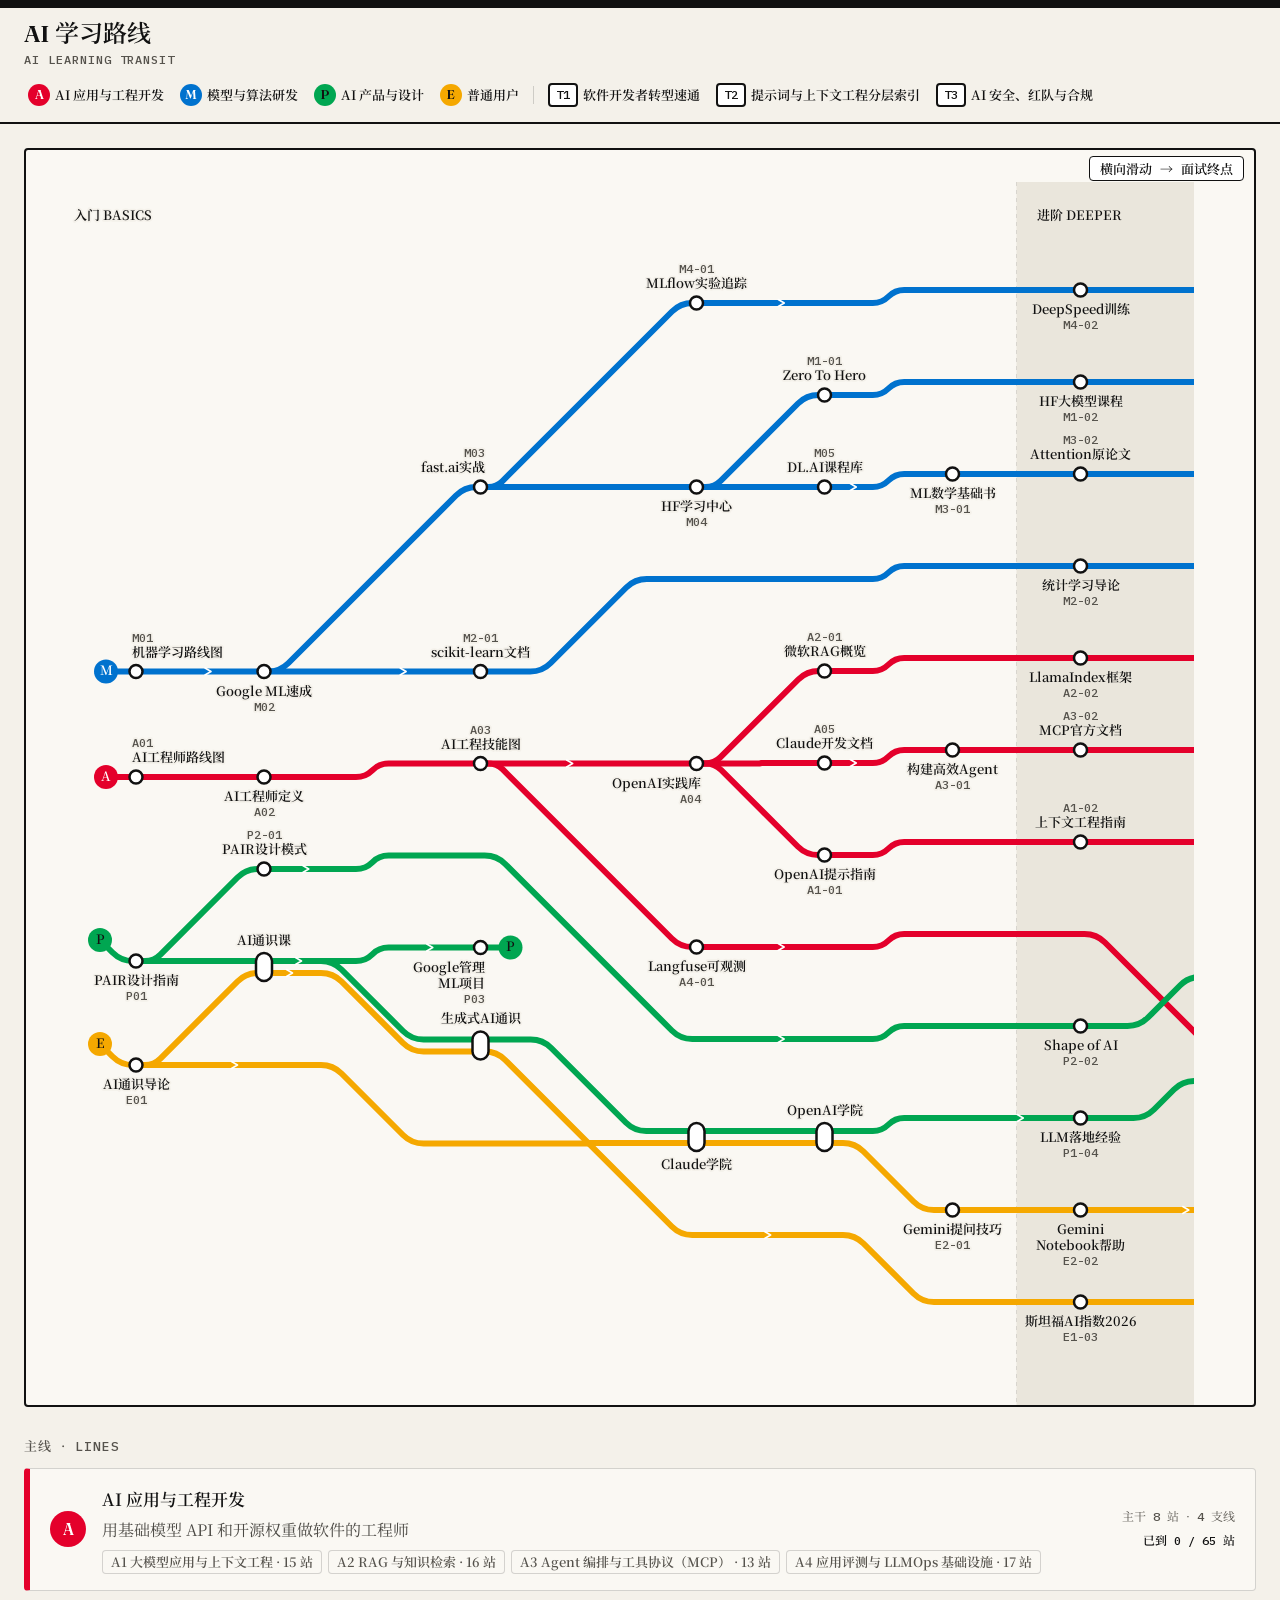
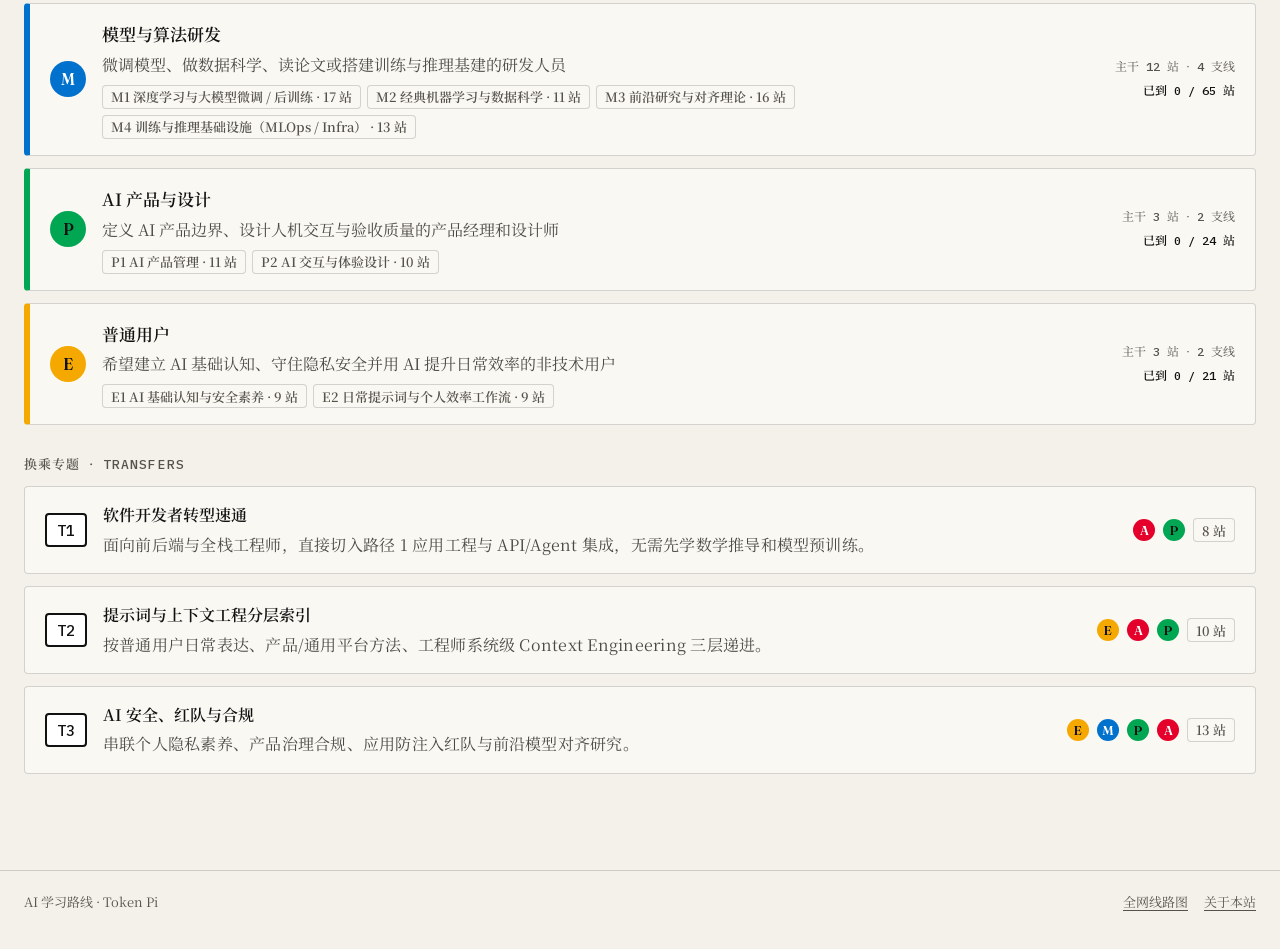
<file: index.html>
<!DOCTYPE html>
<html lang="zh-CN">
<head>
  <meta charset="utf-8">
  <meta name="viewport" content="width=device-width, initial-scale=1">
  <title>AI 学习路线 · 地铁线路图</title>
  <meta name="description" content="这是一个地铁线路图风格的 AI 学习导航，只推荐并外链到经过筛选的权威网站、代码仓库和书籍。">
  <meta property="og:title" content="AI 学习路线">
  <meta property="og:description" content="这是一个地铁线路图风格的 AI 学习导航，只推荐并外链到经过筛选的权威网站、代码仓库和书籍。">
  <meta property="og:url" content="https://token-pi.github.io/ai-roadmap/">
  <meta property="og:type" content="website">
  <meta property="og:locale" content="zh_CN">
  <!-- 预加载首屏最关键的字重（地图站名、标题都用宋体 600）。字体预加载必须走 CORS，file:// 下浏览器会拒绝并报错，所以只在 http(s) 下加 -->
  <script>if(/^https?:$/.test(location.protocol)){var l=document.createElement("link");l.rel="preload";l.as="font";l.type="font/woff2";l.crossOrigin="anonymous";l.href="./shared/fonts/NotoSerifSC-600.woff2";document.head.appendChild(l)}</script>
  <link rel="stylesheet" href="./assets/site.css">
</head>
<body data-page="index">
  <a class="skip-link" href="#main-content">跳到主要内容</a>
  <div class="proto-bar" id="proto-bar"></div>
  <header class="site-header" id="site-header"></header>
  <main id="main-content" class="page-main"></main>
  <footer class="site-footer" id="site-footer"></footer>

  <script src="shared/source.js"></script>
  <script src="shared/data.js"></script>
  <script>if(/[?&]data=test\b/.test(location.search))document.write('<script src="shared/data-test.js"><\/script>')</script>
  <script src="shared/metro-layout.js"></script>
  <script src="./assets/map.js"></script>
  <script src="./assets/app.js"></script>
</body>
</html>
</file>
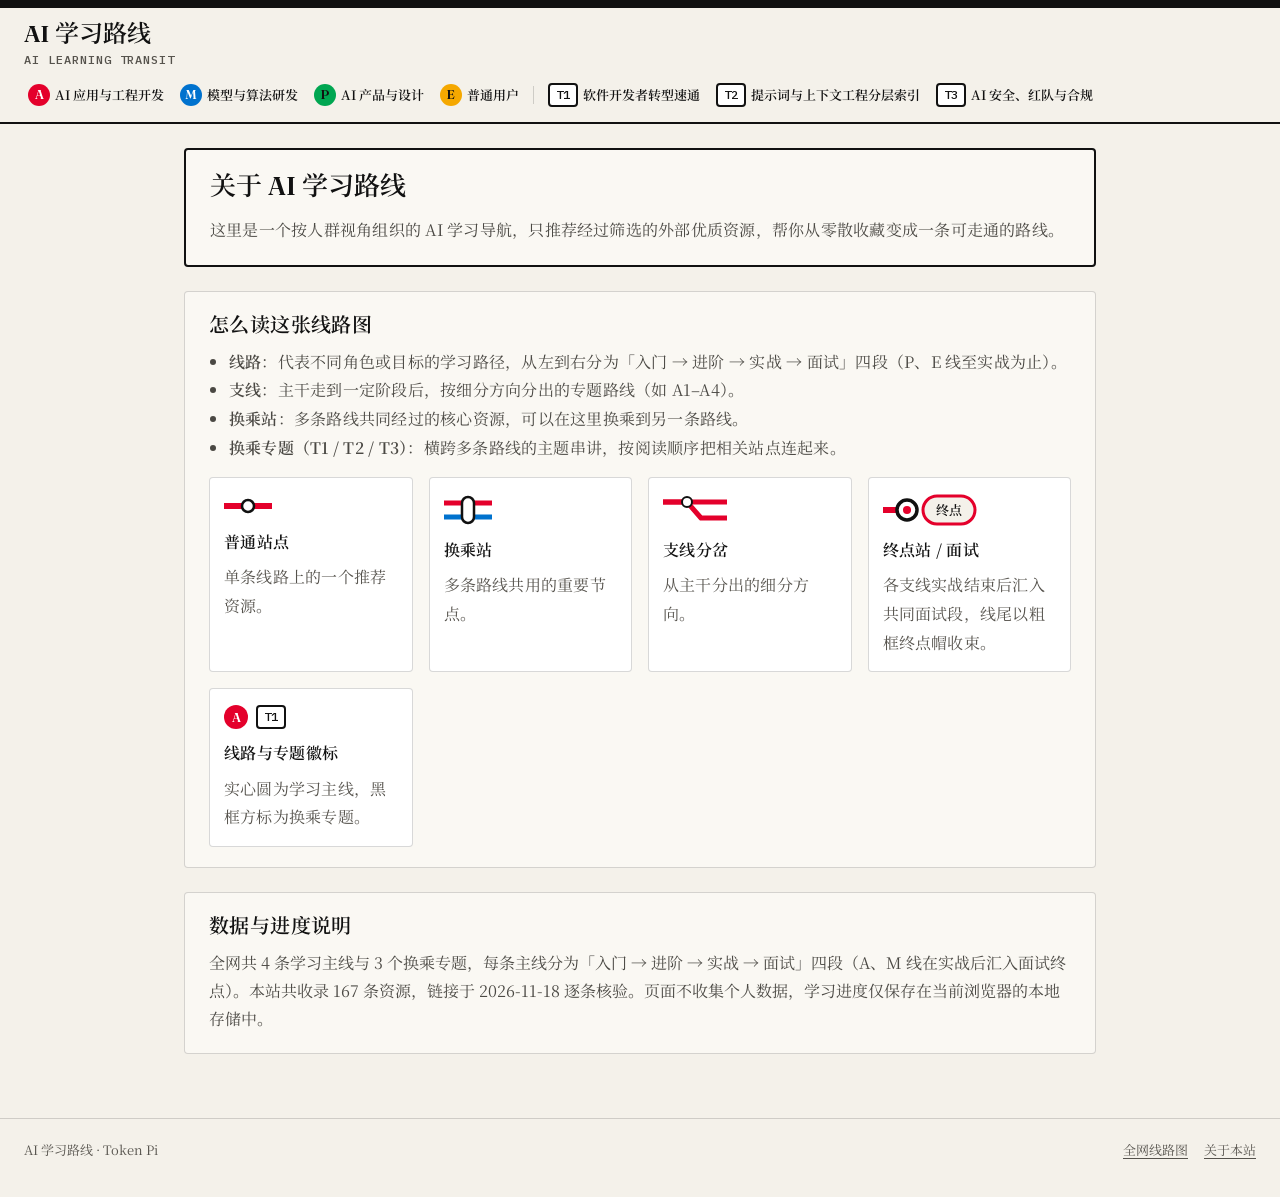
<file: about.html>
<!DOCTYPE html>
<html lang="zh-CN">
<head>
  <meta charset="utf-8">
  <meta name="viewport" content="width=device-width, initial-scale=1">
  <title>关于 · AI 学习路线</title>
  <meta name="description" content="这是一个地铁线路图风格的 AI 学习导航，只推荐并外链到经过筛选的权威网站、代码仓库和书籍。">
  <meta property="og:title" content="关于 · AI 学习路线">
  <meta property="og:description" content="这是一个地铁线路图风格的 AI 学习导航，只推荐并外链到经过筛选的权威网站、代码仓库和书籍。">
  <meta property="og:url" content="https://token-pi.github.io/ai-roadmap/about.html">
  <meta property="og:type" content="website">
  <meta property="og:locale" content="zh_CN">
  <link rel="stylesheet" href="./assets/site.css">
</head>
<body data-page="about">
  <a class="skip-link" href="#main-content">跳到主要内容</a>
  <div class="proto-bar" id="proto-bar"></div>
  <header class="site-header" id="site-header"></header>
  <main id="main-content" class="page-main page-main--narrow"></main>
  <footer class="site-footer" id="site-footer"></footer>

  <script src="shared/source.js"></script>
  <script src="shared/data.js"></script>
  <script>if(/[?&]data=test\b/.test(location.search))document.write('<script src="shared/data-test.js"><\/script>')</script>
  <script src="shared/metro-layout.js"></script>
  <script src="./assets/map.js"></script>
  <script src="./assets/app.js"></script>
</body>
</html>
</file>
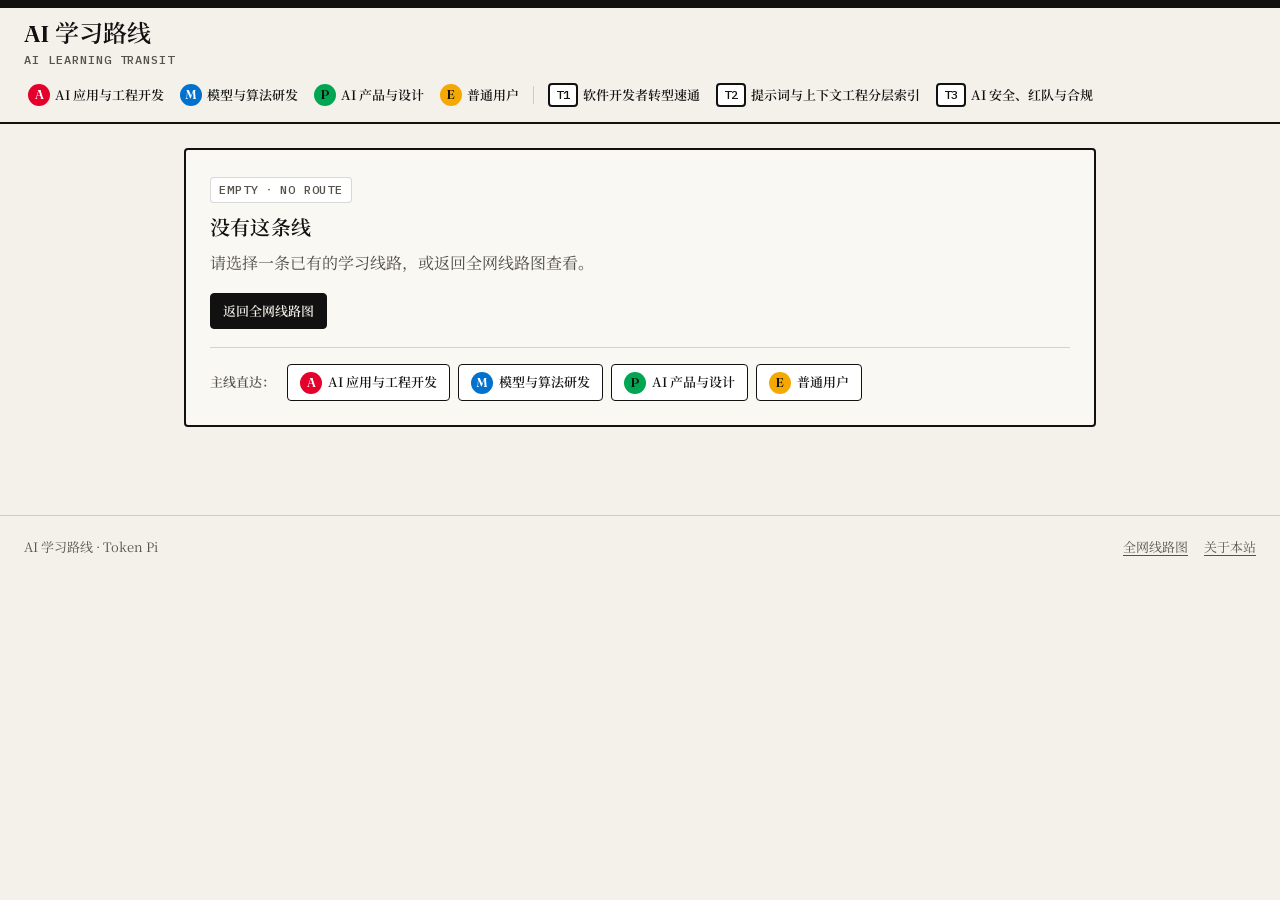
<file: line.html>
<!DOCTYPE html>
<html lang="zh-CN">
<head>
  <meta charset="utf-8">
  <meta name="viewport" content="width=device-width, initial-scale=1">
  <title>线路详情 · AI 学习路线</title>
  <meta name="description" content="这是一个地铁线路图风格的 AI 学习导航，只推荐并外链到经过筛选的权威网站、代码仓库和书籍。">
  <meta property="og:title" content="线路详情 · AI 学习路线">
  <meta property="og:description" content="这是一个地铁线路图风格的 AI 学习导航，只推荐并外链到经过筛选的权威网站、代码仓库和书籍。">
  <meta property="og:url" content="https://token-pi.github.io/ai-roadmap/line.html">
  <meta property="og:type" content="website">
  <meta property="og:locale" content="zh_CN">
  <link rel="stylesheet" href="./assets/site.css">
</head>
<body data-page="line">
  <a class="skip-link" href="#main-content">跳到主要内容</a>
  <div class="proto-bar" id="proto-bar"></div>
  <header class="site-header" id="site-header"></header>
  <main id="main-content" class="page-main page-main--narrow"></main>
  <footer class="site-footer" id="site-footer"></footer>

  <script src="shared/source.js"></script>
  <script src="shared/data.js"></script>
  <script>if(/[?&]data=test\b/.test(location.search))document.write('<script src="shared/data-test.js"><\/script>')</script>
  <script src="shared/metro-layout.js"></script>
  <script src="./assets/map.js"></script>
  <script src="./assets/app.js"></script>
</body>
</html>
</file>
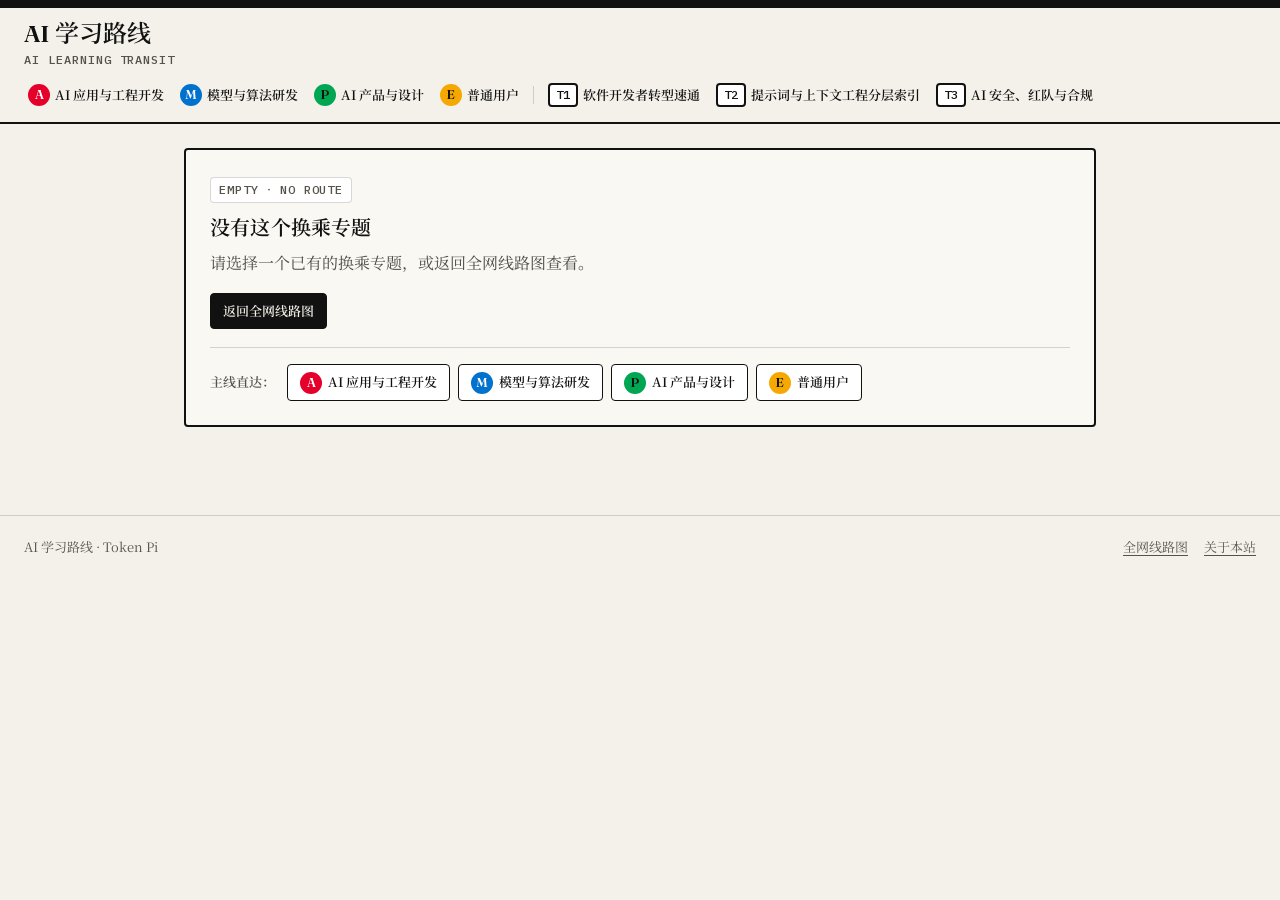
<file: transfer.html>
<!DOCTYPE html>
<html lang="zh-CN">
<head>
  <meta charset="utf-8">
  <meta name="viewport" content="width=device-width, initial-scale=1">
  <title>换乘专题 · AI 学习路线</title>
  <meta name="description" content="这是一个地铁线路图风格的 AI 学习导航，只推荐并外链到经过筛选的权威网站、代码仓库和书籍。">
  <meta property="og:title" content="换乘专题 · AI 学习路线">
  <meta property="og:description" content="这是一个地铁线路图风格的 AI 学习导航，只推荐并外链到经过筛选的权威网站、代码仓库和书籍。">
  <meta property="og:url" content="https://token-pi.github.io/ai-roadmap/transfer.html">
  <meta property="og:type" content="website">
  <meta property="og:locale" content="zh_CN">
  <link rel="stylesheet" href="./assets/site.css">
</head>
<body data-page="transfer">
  <a class="skip-link" href="#main-content">跳到主要内容</a>
  <div class="proto-bar" id="proto-bar"></div>
  <header class="site-header" id="site-header"></header>
  <main id="main-content" class="page-main page-main--narrow"></main>
  <footer class="site-footer" id="site-footer"></footer>

  <script src="shared/source.js"></script>
  <script src="shared/data.js"></script>
  <script>if(/[?&]data=test\b/.test(location.search))document.write('<script src="shared/data-test.js"><\/script>')</script>
  <script src="shared/metro-layout.js"></script>
  <script src="./assets/map.js"></script>
  <script src="./assets/app.js"></script>
</body>
</html>
</file>
<file: assets/site.css>
/* ==========================================================================
   AI 学习路线 · 方向 A：地铁线路图 (v3)
   ========================================================================== */

/* 全站字体：F1 铅印宋。字体文件由 tools/build_fonts.py 按全站实际用字子集化，来源与授权见 shared/fonts/README.md。
   中文只有两档：400 正文、600 标题/站名；不允许伪粗（font-synthesis: none），原先 700/800/900 的地方都用 600。 */
@font-face {
  font-family: "ALP Serif SC";
  src: url("../shared/fonts/NotoSerifSC-400.woff2") format("woff2");
  font-weight: 400;
  font-style: normal;
  font-display: swap;
}

@font-face {
  font-family: "ALP Serif SC";
  src: url("../shared/fonts/NotoSerifSC-600.woff2") format("woff2");
  font-weight: 500 900;
  font-style: normal;
  font-display: swap;
}

/* 标题拉丁：Fraunces 固定 opsz 72 / wght 600 的静态字重；中文与标点落到宋体 */
@font-face {
  font-family: "ALP Fraunces";
  src: url("../shared/fonts/Fraunces-600-opsz72.woff2") format("woff2");
  font-weight: 400 900;
  font-style: normal;
  font-display: swap;
  unicode-range: U+0020-007E;
}

@font-face {
  font-family: "ALP Mono";
  src: url("../shared/fonts/IBMPlexMono-500.woff2") format("woff2");
  font-weight: 400 900;
  font-style: normal;
  font-display: swap;
  unicode-range: U+0020-007E;
}

:root {
  --bg: #F4F1EA;
  --surface: #FAF8F3;
  --surface-strong: #FFFFFF;
  --band: #EAE6DC;
  --ink: #111111;
  --ink-muted: #4A4843;
  --ink-subtle: #55524C;
  --rule: rgba(17, 17, 17, 0.16);
  --rule-strong: #111111;

  --font-sans: "ALP Serif SC", "Noto Serif CJK SC", "Source Han Serif SC", "Songti SC", "STSong", "SimSun", serif;
  --font-display: "ALP Fraunces", "ALP Serif SC", "Noto Serif CJK SC", "Source Han Serif SC", "Songti SC", "STSong", "SimSun", serif;
  --font-mono: "ALP Mono", ui-monospace, SFMono-Regular, Menlo, Consolas, "ALP Serif SC", monospace;

  --radius-sm: 4px;
  --radius-md: 6px;
  --focus-ring: 3px solid #111111;
}

*,
*::before,
*::after {
  box-sizing: border-box;
}

html {
  background: var(--bg);
  color: var(--ink);
  font-family: var(--font-sans);
  font-size: 16px;
  line-height: 1.7;
  -webkit-font-smoothing: antialiased;
  text-rendering: optimizeLegibility;
}

body {
  margin: 0;
  min-height: 100vh;
  background: var(--bg);
  color: var(--ink);
  overflow-x: hidden;
}

h1, h2, h3, h4 {
  text-wrap: balance;
  margin: 0;
  line-height: 1.3;
}

p {
  margin: 0;
}

a {
  color: inherit;
}

button {
  font-family: inherit;
  color: inherit;
  cursor: pointer;
}

:focus-visible {
  outline: var(--focus-ring);
  outline-offset: 2px;
}

/* Skip link */
.skip-link {
  position: absolute;
  left: -9999px;
  top: 0;
  background: var(--ink);
  color: var(--bg);
  padding: 8px 14px;
  font-size: 14px;
  font-weight: 600;
  z-index: 1000;
  text-decoration: none;
}

.skip-link:focus {
  left: 12px;
  top: 12px;
}

/* Top prototype / test bar */
.proto-bar {
  background: var(--ink);
  color: var(--bg);
  font-family: var(--font-mono);
  font-size: 12px;
  line-height: 1.4;
  letter-spacing: 0.02em;
  padding: 7px 24px;
  display: flex;
  flex-wrap: wrap;
  align-items: center;
  justify-content: space-between;
  gap: 8px 16px;
}

.proto-bar__note {
  font-size: 16px;
  line-height: 1.75;
}

.proto-bar__links {
  display: flex;
  align-items: center;
  gap: 16px;
}

.proto-bar a {
  color: var(--bg);
  text-decoration: underline;
  text-underline-offset: 3px;
}

.proto-bar a:hover {
  opacity: 0.8;
}

/* Site Header: Station Signboard */
.site-header {
  border-top: 8px solid var(--ink);
  border-bottom: 2px solid var(--ink);
  background: var(--bg);
}

.site-header__inner {
  max-width: 1360px;
  margin: 0 auto;
  padding: 12px 24px;
  display: flex;
  flex-wrap: wrap;
  align-items: center;
  justify-content: space-between;
  gap: 10px 16px;
}

.brand {
  display: flex;
  flex-direction: column;
  gap: 2px;
  text-decoration: none;
  flex-shrink: 0;
}

.brand__title {
  font-family: var(--font-display);
  font-weight: 600;
  font-size: 24px;
  letter-spacing: -0.02em;
  line-height: 1.15;
}

.brand__sub {
  font-family: var(--font-mono);
  font-size: 12px;
  font-weight: 600;
  letter-spacing: 0.08em;
  color: var(--ink-subtle);
}

.header-legend {
  display: flex;
  flex-wrap: wrap;
  align-items: center;
  gap: 6px 10px;
  min-width: 0;
}

.legend-group {
  display: flex;
  flex-wrap: wrap;
  align-items: center;
  gap: 4px 8px;
}

.legend-sep {
  width: 1px;
  height: 18px;
  background: var(--rule);
}

.legend-item {
  display: inline-flex;
  align-items: center;
  gap: 5px;
  text-decoration: none;
  font-size: 13px;
  font-weight: 600;
  white-space: nowrap;
  padding: 3px 4px;
  border-radius: var(--radius-sm);
  transition: background-color 150ms ease;
}

.legend-item:hover {
  background: rgba(17, 17, 17, 0.06);
}

/* Badges */
.line-badge {
  display: inline-flex;
  align-items: center;
  justify-content: center;
  min-width: 24px;
  height: 24px;
  padding: 0 6px;
  border-radius: 999px;
  font-family: var(--font-display);
  font-size: 13px;
  font-weight: 600;
  line-height: 1;
  flex-shrink: 0;
}

.line-badge--lg {
  min-width: 36px;
  height: 36px;
  padding: 0 10px;
  font-size: 16px;
}

.line-badge--sm {
  min-width: 22px;
  height: 22px;
  padding: 0 5px;
  font-size: 13px;
}

.transfer-badge {
  display: inline-flex;
  align-items: center;
  justify-content: center;
  min-width: 26px;
  height: 24px;
  padding: 0 6px;
  border: 2px solid var(--ink);
  border-radius: var(--radius-sm);
  background: var(--surface-strong);
  color: var(--ink);
  font-family: var(--font-mono);
  font-size: 12px;
  font-weight: 600;
  line-height: 1;
  flex-shrink: 0;
}

.transfer-badge--lg {
  min-width: 38px;
  height: 34px;
  padding: 0 10px;
  font-size: 15px;
}

/* Main container */
.page-main {
  max-width: 1360px;
  margin: 0 auto;
  padding: 24px 24px 64px;
}

body[data-page="index"] .page-main {
  max-width: 1440px;
}

.page-main--narrow {
  max-width: 960px;
}

/* Common tags */
.tag {
  display: inline-flex;
  align-items: center;
  min-height: 24px;
  padding: 3px 8px;
  border: 1px solid var(--rule);
  border-radius: var(--radius-sm);
  background: var(--surface);
  color: var(--ink-subtle);
  font-size: 13px;
  font-weight: 600;
  line-height: 1.2;
  white-space: nowrap;
}

.tag--mono {
  font-family: var(--font-mono);
  white-space: normal;
  overflow-wrap: anywhere;
}

.tag--ink {
  background: var(--ink);
  color: var(--bg);
  border-color: var(--ink);
}

.tag--era {
  white-space: normal;
  overflow-wrap: anywhere;
}

/* ==========================================================================
   Map Container & SVG (Desktop)
   ========================================================================== */

.map-section {
  position: relative;
  margin-bottom: 32px;
}

.map-frame {
  position: relative;
  background: var(--surface);
  border: 2px solid var(--ink);
  border-radius: var(--radius-sm);
  overflow: hidden;
}

.map-scroll {
  position: relative;
  padding: 32px 28px 0;
  overflow-x: auto;
  overflow-y: hidden;
  -webkit-overflow-scrolling: touch;
  scroll-snap-type: x proximity;
}

.map-snap-layer {
  position: absolute;
  top: 0;
  left: 0;
  width: 1px;
  height: 1px;
  pointer-events: none;
}

.map-snap-point {
  position: absolute;
  top: 0;
  width: 1px;
  height: 1px;
  scroll-snap-align: start;
  pointer-events: none;
}

.map-scroll-hint {
  position: absolute;
  top: 6px;
  right: 10px;
  padding: 2px 10px;
  background: var(--surface-strong);
  border: 1px solid var(--rule-strong);
  border-radius: var(--radius-sm);
  font-family: var(--font-mono);
  font-size: 13px;
  font-weight: 600;
  color: var(--ink);
  pointer-events: none;
  z-index: 5;
}

button.map-scroll-hint {
  pointer-events: auto;
  cursor: pointer;
}

button.map-scroll-hint:hover {
  background: var(--band);
  border-color: var(--ink);
}

.map-scroll-hint[hidden] {
  display: none;
}

svg.metro-map {
  display: block;
  height: auto;
  user-select: none;
}

/* SVG interactive elements: NO CSS transform on labels! */
.ml-track {
  transition: opacity 150ms ease;
  cursor: pointer;
}

.ml-badge {
  transition: opacity 150ms ease;
  cursor: pointer;
}

.ml-cap:focus {
  outline: none;
}

.ml-cap:focus-visible rect {
  stroke: #111111;
  stroke-width: 2.5;
}

.ml-more {
  cursor: pointer;
}

.ml-more:focus {
  outline: none;
}

.ml-more:focus-visible rect {
  stroke: #111111;
  stroke-width: 2;
}

.ml-station {
  cursor: pointer;
}

.ml-station:focus {
  outline: none;
}

.ml-station:focus-visible .ml-marker {
  stroke-width: 4;
}

.ml-marker {
  transition: opacity 150ms ease, fill 150ms ease;
}

.ml-label {
  transition: opacity 150ms ease;
  pointer-events: none;
}

.ml-arrow {
  transition: opacity 150ms ease;
  pointer-events: none;
}

.ml-divider,
.ml-zone-label {
  pointer-events: none;
}

/* Map Popover Card */
.station-popover {
  position: fixed;
  z-index: 500;
  width: min(320px, calc(100vw - 24px));
  background: var(--surface-strong);
  border: 2px solid var(--ink);
  border-radius: var(--radius-sm);
  padding: 14px 16px;
}

.station-popover[hidden] {
  display: none;
}

.station-popover__head {
  display: flex;
  align-items: flex-start;
  justify-content: space-between;
  gap: 12px;
  margin-bottom: 8px;
}

.station-popover__short {
  font-size: 13px;
  font-weight: 600;
  color: var(--ink-subtle);
}

.station-popover__close {
  border: 1px solid var(--rule);
  background: var(--surface);
  width: 28px;
  height: 28px;
  border-radius: var(--radius-sm);
  font-size: 16px;
  line-height: 1;
  display: inline-flex;
  align-items: center;
  justify-content: center;
  flex-shrink: 0;
}

.station-popover__close:hover {
  background: var(--ink);
  color: var(--bg);
}

.station-popover__title {
  font-size: 16px;
  font-weight: 600;
  line-height: 1.4;
  margin-bottom: 8px;
  overflow-wrap: anywhere;
}

.station-popover__tags {
  display: flex;
  flex-wrap: wrap;
  gap: 6px;
  margin-bottom: 10px;
}

.station-popover__note {
  font-size: 15px;
  line-height: 1.75;
  color: var(--ink-muted);
  margin-bottom: 12px;
}

.station-popover__ext {
  display: inline-flex;
  align-items: center;
  gap: 6px;
  padding: 6px 12px;
  background: var(--ink);
  color: var(--bg);
  text-decoration: none;
  border-radius: var(--radius-sm);
  font-size: 13px;
  font-weight: 600;
  margin-bottom: 12px;
  max-width: 100%;
  overflow-wrap: anywhere;
}

.station-popover__ext:hover {
  opacity: 0.88;
}

.station-popover__meta {
  border-top: 1px solid var(--rule);
  padding-top: 10px;
  display: flex;
  flex-direction: column;
  gap: 8px;
  font-size: 12px;
}

.station-popover__row {
  display: flex;
  flex-wrap: wrap;
  align-items: center;
  gap: 6px;
}

.station-popover__label {
  color: var(--ink-subtle);
  font-weight: 600;
}

.station-popover__link {
  display: inline-flex;
  align-items: center;
  gap: 4px;
  text-decoration: none;
  padding: 2px 6px;
  border-radius: var(--radius-sm);
  border: 1px solid var(--rule);
  background: var(--surface);
  font-weight: 600;
}

.station-popover__link:hover {
  border-color: var(--ink);
}

/* ==========================================================================
   Index Strips (Lines & Transfers)
   ========================================================================== */

.section-heading {
  font-size: 13px;
  font-family: var(--font-mono);
  font-weight: 600;
  letter-spacing: 0.08em;
  color: var(--ink-subtle);
  text-transform: uppercase;
  margin: 0 0 12px;
}

.strips-grid {
  display: grid;
  grid-template-columns: 1fr;
  gap: 12px;
  margin-bottom: 32px;
}

.line-strip {
  display: grid;
  grid-template-columns: auto 1fr auto;
  align-items: center;
  gap: 16px;
  padding: 16px 20px;
  background: var(--surface);
  border: 1px solid var(--rule);
  border-left-width: 6px;
  border-radius: var(--radius-sm);
  text-decoration: none;
  transition: border-color 150ms ease, background-color 150ms ease;
}

.line-strip:hover {
  border-color: var(--ink);
  background: var(--surface-strong);
}

.line-strip__main {
  min-width: 0;
}

.line-strip__title {
  font-size: 17px;
  font-weight: 600;
  margin-bottom: 2px;
}

.line-strip__audience {
  font-size: 16px;
  color: var(--ink-muted);
  line-height: 1.75;
}

.line-strip__branches {
  margin-top: 6px;
  display: flex;
  flex-wrap: wrap;
  gap: 6px;
  font-size: 12px;
  color: var(--ink-subtle);
}

.line-strip__aside {
  display: flex;
  flex-direction: column;
  align-items: flex-end;
  gap: 4px;
  font-family: var(--font-mono);
  font-size: 12px;
  color: var(--ink-subtle);
  white-space: nowrap;
}

.line-strip__progress {
  font-weight: 600;
  color: var(--ink);
}

.transfer-strip {
  display: grid;
  grid-template-columns: auto 1fr auto;
  align-items: center;
  gap: 16px;
  padding: 14px 20px;
  background: var(--surface);
  border: 1px solid var(--rule);
  border-radius: var(--radius-sm);
  text-decoration: none;
  transition: border-color 150ms ease, background-color 150ms ease;
}

.transfer-strip:hover {
  border-color: var(--ink);
  background: var(--surface-strong);
}

.transfer-strip__main {
  min-width: 0;
}

.transfer-strip__title {
  font-size: 16px;
  font-weight: 600;
  margin-bottom: 2px;
}

.transfer-strip__summary {
  font-size: 16px;
  color: var(--ink-muted);
  line-height: 1.75;
}

.transfer-strip__aside {
  display: flex;
  align-items: center;
  gap: 8px;
  flex-wrap: wrap;
  justify-content: flex-end;
}

/* ==========================================================================
   Mobile Vertical Metro View (< 768px)
   ========================================================================== */

.mobile-lines {
  display: none;
  flex-direction: column;
  gap: 20px;
  margin-bottom: 32px;
}

.m-line-card {
  background: var(--surface);
  border: 1px solid var(--rule);
  border-radius: var(--radius-sm);
  padding: 16px;
  display: flex;
  gap: 14px;
}

.m-line-card__bar {
  width: 8px;
  border-radius: 4px;
  flex-shrink: 0;
}

.m-line-card__body {
  flex: 1;
  min-width: 0;
}

.m-line-card__head {
  display: flex;
  align-items: center;
  justify-content: space-between;
  gap: 8px 10px;
  flex-wrap: wrap;
  margin-bottom: 6px;
}

.m-line-card__id {
  display: flex;
  align-items: center;
  gap: 10px;
  min-width: 0;
}

.m-line-card__title {
  font-size: 17px;
  font-weight: 600;
}

.m-line-card__stat {
  font-family: var(--font-mono);
  font-size: 12px;
  font-weight: 600;
  color: var(--ink-subtle);
  white-space: nowrap;
}

.m-line-card__audience {
  font-size: 15px;
  line-height: 1.75;
  color: var(--ink-muted);
  margin-bottom: 12px;
}

.m-stage-label {
  display: inline-block;
  background: var(--ink);
  color: var(--bg);
  font-family: var(--font-mono);
  font-size: 12px;
  font-weight: 600;
  padding: 2px 8px;
  border-radius: var(--radius-sm);
  margin: 10px 0 6px;
}

.m-stage-label--terminal {
  background: var(--bg);
  color: var(--ink);
  border: 2px solid var(--ink);
}

.m-stop-list {
  list-style: none;
  margin: 0;
  padding: 0;
}

.m-stop {
  display: flex;
  align-items: center;
  justify-content: space-between;
  gap: 8px;
  padding: 6px 0;
  border-bottom: 1px solid rgba(17, 17, 17, 0.08);
}

.m-stop:last-child {
  border-bottom: none;
}

.m-stop__left {
  display: flex;
  align-items: center;
  gap: 8px;
  min-width: 0;
}

.m-stop__dot {
  width: 12px;
  height: 12px;
  border-radius: 50%;
  border: 2.5px solid var(--ink);
  background: var(--surface-strong);
  flex-shrink: 0;
}

.m-stop__dot--interchange {
  width: 12px;
  height: 20px;
  border-radius: 6px;
}

.m-stop__dot--terminal {
  width: 16px;
  height: 16px;
  border-width: 3px;
  position: relative;
}

.m-stop__dot--terminal::after {
  content: "";
  position: absolute;
  inset: 3px;
  border-radius: 50%;
  background: var(--dot-color, var(--ink));
}

.m-stop__code {
  font-family: var(--font-mono);
  font-size: 12px;
  color: var(--ink-subtle);
  flex-shrink: 0;
}

.m-stop__name {
  font-size: 14px;
  font-weight: 600;
  overflow-wrap: anywhere;
  text-decoration: none;
}

.m-stop__name:hover {
  text-decoration: underline;
  text-underline-offset: 3px;
}

.m-stop__others {
  display: flex;
  gap: 4px;
  flex-shrink: 0;
}

.m-branch-group {
  margin: 6px 0 10px 10px;
  padding-left: 12px;
  border-left: 2px dashed var(--rule-strong);
}

.m-branch-toggle {
  width: 100%;
  background: var(--surface-strong);
  border: 1px solid var(--rule-strong);
  border-radius: var(--radius-sm);
  padding: 7px 10px;
  font-size: 13px;
  font-weight: 600;
  text-align: left;
  display: flex;
  align-items: center;
  justify-content: space-between;
  gap: 10px;
}

.m-branch-toggle__left {
  display: flex;
  align-items: baseline;
  gap: 8px;
  min-width: 0;
}

.m-branch-toggle__code {
  font-family: var(--font-mono);
  font-size: 12px;
  font-weight: 600;
  padding: 1px 6px;
  border-radius: var(--radius-sm);
  background: var(--bg);
  border: 1px solid var(--rule-strong);
  color: var(--ink);
  flex-shrink: 0;
}

.m-branch-toggle__name {
  line-height: 1.45;
  color: var(--ink);
}

.m-branch-toggle__right {
  display: inline-flex;
  align-items: center;
  gap: 6px;
  flex-shrink: 0;
}

.m-branch-toggle__count {
  font-family: var(--font-mono);
  font-size: 12px;
  font-weight: 600;
  color: var(--ink-subtle);
  white-space: nowrap;
}

.m-branch-toggle__arrow {
  font-size: 13px;
  color: var(--ink-subtle);
}

.m-stop--more {
  border-bottom: none;
  padding-top: 8px;
}

.m-branch-more {
  font-family: var(--font-mono);
  font-size: 12px;
  font-weight: 600;
  color: var(--ink);
  text-decoration: underline;
  text-underline-offset: 3px;
}

.m-line-card__cta {
  display: inline-flex;
  align-items: center;
  gap: 6px;
  margin-top: 14px;
  padding: 7px 14px;
  background: var(--ink);
  color: var(--bg);
  text-decoration: none;
  font-size: 13px;
  font-weight: 600;
  border-radius: var(--radius-sm);
}

/* ==========================================================================
   Line Page & Transfer Page
   ========================================================================== */

.platform-hero {
  background: var(--surface);
  border: 2px solid var(--ink);
  border-radius: var(--radius-sm);
  padding: 20px 24px;
  margin-bottom: 24px;
}

.platform-hero__top {
  display: flex;
  flex-wrap: wrap;
  align-items: flex-start;
  justify-content: space-between;
  gap: 16px;
}

.platform-hero__id {
  display: flex;
  align-items: flex-start;
  gap: 14px;
  min-width: 0;
}

.platform-hero__title {
  font-size: 26px;
  font-weight: 600;
  letter-spacing: -0.01em;
}

.platform-hero__en {
  font-family: var(--font-mono);
  font-size: 12px;
  color: var(--ink-subtle);
  letter-spacing: 0.06em;
  margin-top: 2px;
}

.platform-hero__desc {
  margin-top: 12px;
  font-size: 16px;
  color: var(--ink-muted);
  line-height: 1.75;
}

.progress-pill {
  display: inline-flex;
  align-items: center;
  gap: 8px;
  padding: 7px 12px;
  background: var(--surface-strong);
  border: 2px solid var(--ink);
  border-radius: var(--radius-sm);
  font-family: var(--font-mono);
  font-size: 12px;
  font-weight: 600;
  text-decoration: none;
  max-width: 100%;
  overflow-wrap: anywhere;
}

.progress-pill:hover {
  background: var(--ink);
  color: var(--bg);
}

/* Branch tabs */
.branch-tabs {
  display: flex;
  flex-wrap: wrap;
  gap: 8px;
  margin-top: 16px;
  padding-top: 16px;
  border-top: 1px solid var(--rule);
}

.branch-tab {
  display: inline-flex;
  align-items: center;
  gap: 6px;
  padding: 7px 12px;
  background: var(--surface-strong);
  border: 1.5px solid var(--rule);
  border-radius: var(--radius-sm);
  font-size: 13px;
  font-weight: 600;
}

.branch-tab:hover {
  border-color: var(--ink);
}

.branch-tab[aria-selected="true"] {
  background: var(--ink);
  color: var(--bg);
  border-color: var(--ink);
}

/* Mini map (Desktop >= 1080) */
.mini-map-wrap {
  margin-bottom: 24px;
}

/* Vertical Spine Route */
.spine-route {
  position: relative;
  display: flex;
  flex-direction: column;
  gap: 0;
}

.spine-route--tail {
  margin-top: 18px;
  padding-top: 8px;
  border-top: 2px solid var(--ink);
}

.spine-stage-block {
  position: relative;
  padding-left: 36px;
}

.spine-stage-header {
  display: flex;
  align-items: center;
  gap: 12px;
  margin: 20px 0 12px -36px;
}

.spine-stage-plaque {
  display: inline-flex;
  align-items: center;
  gap: 8px;
  background: var(--ink);
  color: var(--bg);
  padding: 4px 12px;
  border-radius: var(--radius-sm);
  font-size: 13px;
  font-weight: 600;
}

.spine-stage-plaque__en {
  font-family: var(--font-mono);
  font-size: 12px;
  color: var(--bg);
}

.spine-stage-plaque--terminal {
  background: var(--bg);
  color: var(--ink);
  border: 3px solid var(--ink);
}

.spine-stage-plaque--terminal .spine-stage-plaque__en {
  color: var(--ink-subtle);
}

.spine-dir-arrow {
  position: relative;
  margin: 4px 0 4px -26px;
  width: 24px;
  height: 24px;
  display: flex;
  align-items: center;
  justify-content: center;
  background: var(--bg);
  font-family: var(--font-mono);
  font-size: 14px;
  font-weight: 600;
  color: var(--ink);
  z-index: 2;
}

.spine-stop {
  position: relative;
  padding-bottom: 18px;
}

/* Vertical spine line segment drawn per stop */
.spine-stop::before {
  content: "";
  position: absolute;
  left: -21px;
  top: 0;
  bottom: 0;
  width: 6px;
  background: var(--spine-color, var(--ink));
  opacity: var(--spine-alpha, 1);
}

.spine-stop:last-child::before {
  bottom: auto;
  height: 24px;
}

.spine-marker {
  position: absolute;
  left: -27px;
  top: 16px;
  width: 18px;
  height: 18px;
  border-radius: 50%;
  background: var(--surface-strong);
  border: 3px solid var(--ink);
  z-index: 2;
}

.spine-marker--interchange {
  height: 26px;
  top: 12px;
  border-radius: 9px;
}

.spine-marker--visited {
  background: var(--spine-color, var(--ink));
}

.spine-marker--terminal {
  width: 22px;
  height: 22px;
  left: -29px;
  top: 14px;
  border-width: 3.5px;
}

.spine-marker--terminal::after {
  content: "";
  position: absolute;
  inset: 4px;
  border-radius: 50%;
  background: var(--spine-color, var(--ink));
}

.spine-marker--terminal.spine-marker--visited::after {
  background: #FFFFFF;
}

.stop-card {
  background: var(--surface);
  border: 1px solid var(--rule);
  border-radius: var(--radius-sm);
  padding: 16px 18px;
  transition: border-color 150ms ease;
}

.stop-card--highlight {
  border: 2px solid var(--ink);
  background: var(--surface-strong);
}

.stop-card__top {
  display: flex;
  flex-wrap: wrap;
  align-items: flex-start;
  justify-content: space-between;
  gap: 10px 16px;
}

.stop-card__head {
  min-width: 0;
  flex: 1 1 260px;
}

.stop-card__code-row {
  display: flex;
  flex-wrap: wrap;
  align-items: center;
  gap: 8px;
  margin-bottom: 4px;
}

.stop-card__code {
  font-family: var(--font-mono);
  font-size: 12px;
  font-weight: 600;
  color: var(--ink-subtle);
}

.stop-card__short {
  font-size: 18px;
  font-weight: 600;
  overflow-wrap: anywhere;
}

.stop-card__title {
  font-size: 15px;
  font-weight: 600;
  margin-top: 2px;
  overflow-wrap: anywhere;
}

.stop-card__note {
  margin-top: 6px;
  font-size: 16px;
  color: var(--ink-muted);
  line-height: 1.75;
}

.stop-card__note[hidden] {
  display: none;
}

.stop-card__note--clamp {
  display: -webkit-box;
  -webkit-line-clamp: 2;
  -webkit-box-orient: vertical;
  overflow: hidden;
}

.stop-card__actions {
  display: flex;
  flex-wrap: wrap;
  align-items: center;
  gap: 8px;
}

.btn {
  display: inline-flex;
  align-items: center;
  justify-content: center;
  gap: 6px;
  padding: 6px 12px;
  border: 1.5px solid var(--rule-strong);
  border-radius: var(--radius-sm);
  background: var(--surface-strong);
  font-size: 13px;
  font-weight: 600;
  text-decoration: none;
  white-space: nowrap;
}

.btn:hover {
  background: var(--ink);
  color: var(--bg);
}

.btn--primary {
  background: var(--ink);
  color: var(--bg);
}

.btn--primary:hover {
  opacity: 0.88;
}

.btn--visited[aria-pressed="true"] {
  background: var(--ink);
  color: var(--bg);
}

.stop-card__details {
  margin-top: 14px;
  padding-top: 14px;
  border-top: 1px solid var(--rule);
  display: flex;
  flex-direction: column;
  gap: 10px;
}

.stop-card__details[hidden] {
  display: none;
}

.stop-card__meta-row {
  display: flex;
  flex-wrap: wrap;
  align-items: center;
  gap: 8px;
  font-size: 13px;
}

.stop-card__fork {
  margin-top: 10px;
  padding: 8px 12px;
  background: var(--surface-strong);
  border: 1px dashed var(--rule-strong);
  border-radius: var(--radius-sm);
  display: flex;
  flex-wrap: wrap;
  align-items: center;
  gap: 8px;
  font-size: 13px;
}

.station-popover__gh {
  font-family: var(--font-mono);
  font-size: 12px;
  color: var(--ink-subtle);
}

/* Branch Accordions (Line Page) */
.branch-accordions {
  display: flex;
  flex-direction: column;
  gap: 14px;
  margin-top: 24px;
}

.branch-accordion {
  background: var(--surface);
  border: 1.5px solid var(--rule-strong);
  border-radius: var(--radius-sm);
}

.branch-accordion__toggle {
  width: 100%;
  display: flex;
  flex-wrap: wrap;
  align-items: center;
  justify-content: space-between;
  gap: 10px 16px;
  padding: 14px 18px;
  background: transparent;
  border: none;
  text-align: left;
  font-size: 16px;
  font-weight: 600;
}

.branch-accordion__toggle:hover {
  background: var(--surface-strong);
}

.branch-accordion__toggle[aria-expanded="true"] {
  border-bottom: 1px solid var(--rule);
  background: var(--surface-strong);
}

.branch-accordion__left {
  display: flex;
  flex-wrap: wrap;
  align-items: center;
  gap: 10px;
  min-width: 0;
}

.branch-accordion__name {
  font-weight: 600;
}

.branch-accordion__count {
  font-family: var(--font-mono);
  font-size: 12px;
  font-weight: 600;
  color: var(--ink-subtle);
}

.branch-accordion__right {
  display: flex;
  align-items: center;
  gap: 12px;
  margin-left: auto;
  font-family: var(--font-mono);
  font-size: 12px;
  font-weight: 600;
  color: var(--ink-subtle);
}

.branch-accordion__panel {
  padding: 12px 18px 8px;
}

.branch-accordion__panel[hidden] {
  display: none;
}

.branch-fork-note {
  margin: 4px 0 8px;
  padding: 8px 12px;
  background: var(--surface-strong);
  border-left: 4px solid var(--ink);
  font-size: 16px;
  line-height: 1.75;
  color: var(--ink-muted);
}

.branch-fork-link {
  font-weight: 600;
  color: var(--ink);
  text-decoration: underline;
  text-underline-offset: 3px;
}

/* ==========================================================================
   About Page & Legend Diagram
   ========================================================================== */

.about-prose {
  display: flex;
  flex-direction: column;
  gap: 24px;
}

.about-card {
  background: var(--surface);
  border: 1px solid var(--rule);
  border-radius: var(--radius-sm);
  padding: 20px 24px;
}

.about-card h2 {
  font-size: 18px;
  font-weight: 600;
  margin-bottom: 10px;
}

.about-card p,
.about-card li {
  font-size: 16px;
  color: var(--ink-muted);
  line-height: 1.75;
}

.about-card ul {
  margin: 0;
  padding-left: 20px;
}

.legend-diagram {
  display: grid;
  grid-template-columns: repeat(auto-fit, minmax(180px, 1fr));
  gap: 16px;
  margin-top: 14px;
}

.legend-diagram__item {
  background: var(--surface-strong);
  border: 1px solid var(--rule);
  border-radius: var(--radius-sm);
  padding: 14px;
  display: flex;
  flex-direction: column;
  gap: 8px;
}

.legend-diagram__name {
  font-size: 14px;
  font-weight: 600;
}

.legend-diagram__desc {
  font-size: 16px;
  color: var(--ink-subtle);
  line-height: 1.75;
}

/* ==========================================================================
   States: Loading Skeleton, Error, Empty
   ========================================================================== */

.state-panel {
  background: var(--surface);
  border: 2px solid var(--ink);
  border-radius: var(--radius-sm);
  padding: 24px;
  margin-bottom: 24px;
}

.state-panel__code {
  display: inline-block;
  font-family: var(--font-mono);
  font-size: 12px;
  font-weight: 600;
  letter-spacing: 0.08em;
  color: var(--ink-subtle);
  padding: 2px 8px;
  border: 1px solid var(--rule);
  border-radius: var(--radius-sm);
  background: var(--surface-strong);
  margin-bottom: 12px;
}

.state-panel__code--error {
  color: #9E001C;
  border-color: rgba(158, 0, 28, 0.35);
}

.state-panel__title {
  font-size: 20px;
  font-weight: 600;
  margin-bottom: 8px;
}

.state-panel__desc {
  font-size: 16px;
  line-height: 1.75;
  color: var(--ink-muted);
  margin-bottom: 16px;
}

.state-panel__errors {
  margin: 0 0 18px;
  padding-left: 20px;
  font-family: var(--font-mono);
  font-size: 16px;
  line-height: 1.75;
  color: #9E001C;
  overflow-wrap: anywhere;
}

.state-panel__links {
  display: flex;
  flex-wrap: wrap;
  gap: 10px;
  align-items: center;
}

.state-panel__alt {
  margin-top: 18px;
  padding-top: 16px;
  border-top: 1px solid var(--rule);
  display: flex;
  flex-wrap: wrap;
  gap: 8px;
  align-items: center;
}

.state-panel__alt-label {
  font-size: 13px;
  font-weight: 600;
  color: var(--ink-subtle);
  margin-right: 4px;
}

.skeleton-track {
  display: flex;
  align-items: center;
  margin: 18px 0 14px;
  max-width: 420px;
}

.skeleton-dot {
  width: 14px;
  height: 14px;
  border-radius: 50%;
  border: 2.5px solid rgba(17, 17, 17, 0.25);
  background: var(--surface-strong);
  flex-shrink: 0;
  animation: skeletonPulse 1.4s ease-in-out infinite;
}

.skeleton-line {
  flex: 1;
  height: 5px;
  background: rgba(17, 17, 17, 0.14);
  animation: skeletonPulse 1.4s ease-in-out infinite;
}

.skeleton-bars {
  display: flex;
  flex-direction: column;
  gap: 12px;
  margin-top: 8px;
}

@keyframes skeletonPulse {
  0%, 100% { opacity: 0.45; }
  50% { opacity: 0.85; }
}

.skeleton-bar {
  height: 12px;
  border-radius: 6px;
  background: rgba(17, 17, 17, 0.12);
  animation: skeletonPulse 1.4s ease-in-out infinite;
}

/* ==========================================================================
   Footer
   ========================================================================== */

.site-footer {
  border-top: 1px solid var(--rule);
  padding: 20px 24px 36px;
  max-width: 1360px;
  margin: 0 auto;
  display: flex;
  flex-wrap: wrap;
  align-items: center;
  justify-content: space-between;
  gap: 12px 24px;
  font-size: 13px;
  color: var(--ink-subtle);
}

.site-footer__nav {
  display: flex;
  flex-wrap: wrap;
  gap: 16px;
}

.site-footer a {
  text-decoration: underline;
  text-underline-offset: 3px;
}

/* ==========================================================================
   Responsive Breakpoints (1080 / 768)
   ========================================================================== */

@media (max-width: 1079px) {
  .mini-map-wrap {
    display: none;
  }
}

@media (max-width: 767px) {
  .proto-bar,
  .site-header__inner,
  .page-main,
  .site-footer {
    padding-left: 16px;
    padding-right: 16px;
  }

  .proto-bar {
    padding-top: 5px;
    padding-bottom: 5px;
  }

  .proto-bar__note {
    font-size: 15px;
  }

  .site-header {
    border-top-width: 5px;
  }

  .site-header__inner {
    padding-top: 10px;
    padding-bottom: 10px;
    flex-direction: column;
    align-items: stretch;
    gap: 8px;
  }

  .brand {
    flex-direction: row;
    flex-wrap: wrap;
    align-items: baseline;
    gap: 4px 8px;
  }

  .brand__title {
    font-size: 18px;
  }

  .brand__sub {
    font-size: 12px;
  }

  .header-legend {
    flex-wrap: nowrap;
    overflow-x: auto;
    -webkit-overflow-scrolling: touch;
    gap: 8px;
    scrollbar-width: none;
  }

  .header-legend::-webkit-scrollbar {
    display: none;
  }

  .legend-sep {
    display: none;
  }

  .legend-group {
    flex-wrap: nowrap;
    gap: 6px;
    flex-shrink: 0;
  }

  .legend-item {
    padding: 2px;
    gap: 0;
  }

  .legend-item__label {
    display: none;
  }

  .map-desktop,
  .line-strips-section {
    display: none;
  }

  .state-panel__alt-label {
    flex-basis: 100%;
    margin-bottom: 2px;
  }

  .mobile-lines {
    display: flex;
  }

  .line-strip,
  .transfer-strip {
    grid-template-columns: 1fr;
    gap: 10px;
    padding: 14px 16px;
  }

  .line-strip__aside,
  .transfer-strip__aside {
    align-items: flex-start;
    justify-content: flex-start;
    white-space: normal;
  }

  .platform-hero {
    padding: 16px;
  }

  .platform-hero__title {
    font-size: 22px;
  }

  .spine-stage-block {
    padding-left: 28px;
  }

  .spine-stage-header {
    margin-left: -28px;
  }

  .spine-dir-arrow {
    margin-left: -22px;
  }

  .spine-stop::before {
    left: -17px;
  }

  .spine-marker {
    left: -23px;
  }

  .spine-marker--terminal {
    left: -25px;
  }
}

/* Reduced motion */
@media (prefers-reduced-motion: reduce) {
  *,
  *::before,
  *::after {
    animation-duration: 0.01ms !important;
    animation-iteration-count: 1 !important;
    transition-duration: 0.01ms !important;
  }
}

/* ---------- F1 铅印宋：字体相关的细调（并入自 font-options F1 kit） ---------- */
html { font-synthesis: none; }
/* 标题用 Fraunces（拉丁）+ 宋体 600；宋体大标题略放字距 */
.brand__title, .platform-hero__title, .state-panel__title, .about-card h2 { font-family: var(--font-display); letter-spacing: 0.01em; }
/* 宋体 400 笔画细：正文行距 1.8，字距略放 */
.stop-card__note, .platform-hero__desc, .transfer-strip__summary, .about-card li, .legend-diagram__desc, .branch-fork-note { line-height: 1.8; letter-spacing: 0.015em; }
/* 地图 SVG 的字宽由布局模块按 0 字距量出来，不能继承 HTML 字距 */
svg text, svg tspan { letter-spacing: 0; }
/* 展开/收起三角：宋体里没有小号三角（U+25B4 / U+25BE），改用 ▲▼（13px，与其他小字同下限，不再缩小） */
/* 只剩 400/600 两档后，靠字号和字距补层级（agy review-6） */
.legend-diagram__name { font-size: 16px; letter-spacing: 0.02em; }
.about-card h2 { font-size: 20px; letter-spacing: 0.02em; }
@media (max-width: 767px) {
  .brand__title { font-size: 20px; letter-spacing: 0.02em; }
}
</file>
